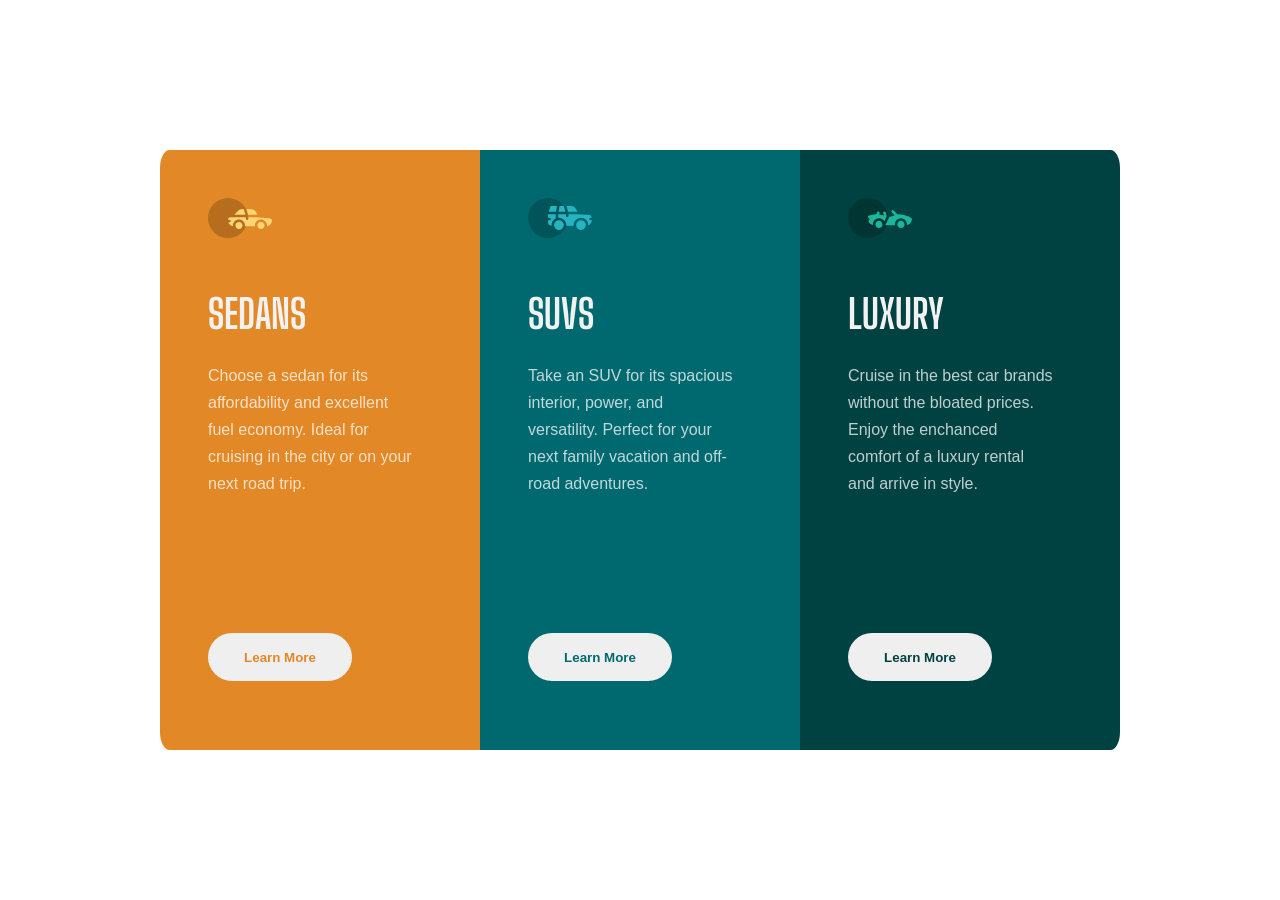
<file: 3-column preview card component/index.html>
<!DOCTYPE html>
<html lang="en">
<head>
  <meta charset="UTF-8">
  <meta name="viewport" content="width=device-width, initial-scale=1.0"> <!-- displays site properly based on user's device -->
  <link rel="icon" type="image/png" sizes="32x32" href="./images/favicon-32x32.png">
  <title>Frontend Mentor | 3-column preview card component</title>
  <link rel="stylesheet" href="style.css">

  <!-- Feel free to remove these styles or customise in your own stylesheet 👍 -->
  <style>
    .attribution { font-size: 11px; text-align: center; }
    .attribution a { color: hsl(228, 45%, 44%); }
  </style>
</head>
<body>
  <main>
    <section class="sedans">
      <span class="icon-sedans">
        <img src="images/icon-sedans.svg" alt="">
      </span>
      <h1>sedans</h1>
      <p>Choose a sedan for its affordability and excellent fuel economy. Ideal for cruising in the city or on your next road trip.</p>
      <button>
        learn more
      </button>
    </section>
    <section class="suvs">
      <span class="icon-suvs">
        <img src="images/icon-suvs.svg" alt="">
      </span>
      <h1>suvs</h1>
      <p>Take an SUV for its spacious interior, power, and versatility. Perfect for your next family vacation and off-road adventures.</p>
      <button>
        learn more
      </button>
    </section>
    <section class="luxury">
      <span class="icon-luxury">
        <img src="images/icon-luxury.svg" alt="">
      </span>
      <h1>luxury</h1>
      <p>Cruise in the best car brands without the bloated prices. Enjoy the enchanced comfort of a luxury rental and arrive in style.</p>
      <button>
        learn more
      </button>
    </section>
  </main>
</body>
</html>
</file>
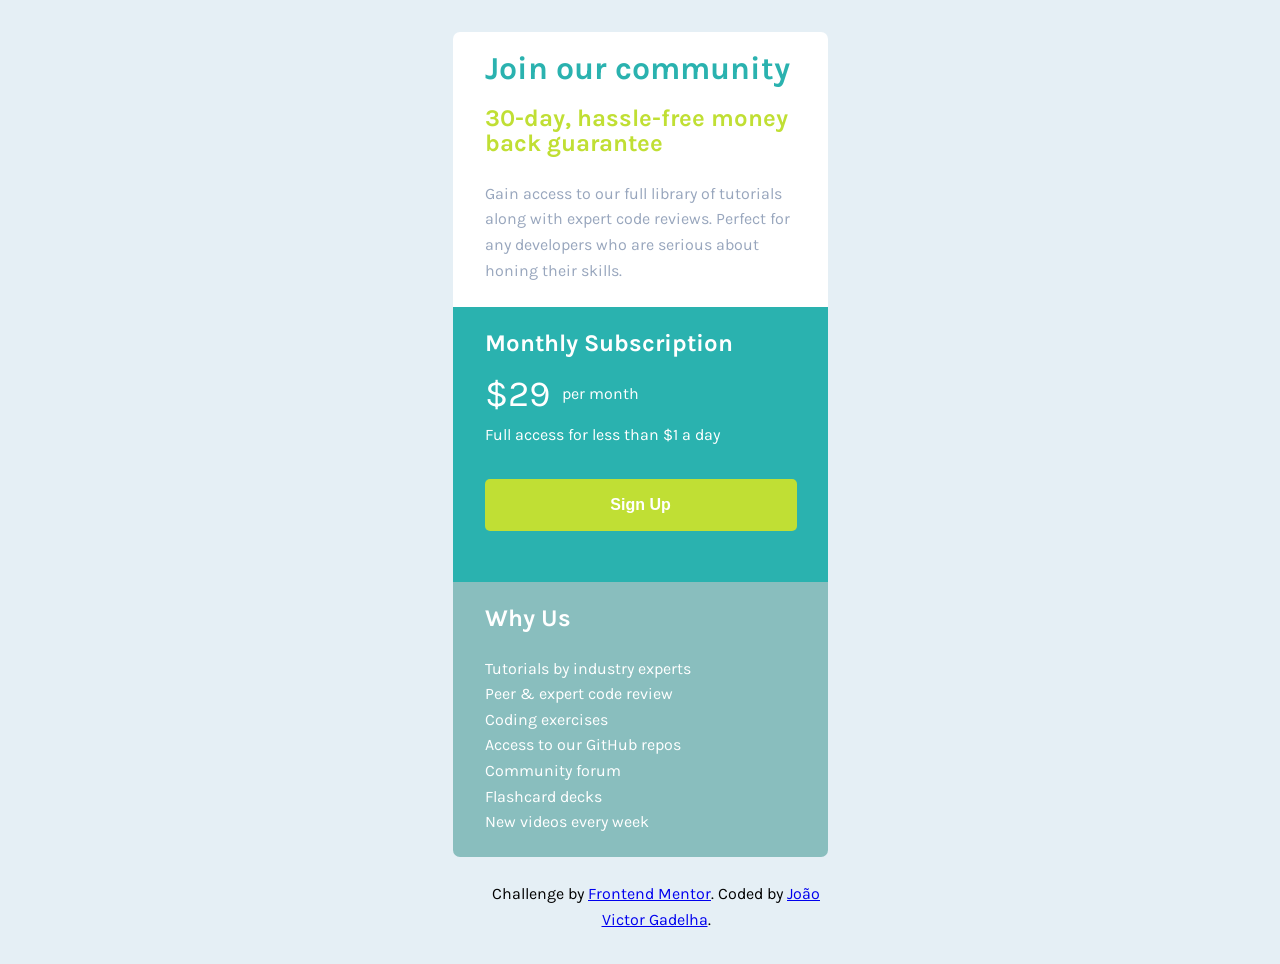
<file: single-price-grid-component-master/index.html>
<!DOCTYPE html>
<html lang="en">
<head>
  <meta charset="UTF-8">
  <meta name="viewport" content="width=device-width, initial-scale=1.0"> <!-- displays site properly based on user's device -->

  <link rel="icon" type="image/png" sizes="32x32" href="./images/favicon-32x32.png">
  
  <title>Frontend Mentor | Single Price Grid Component</title>
  <link rel="stylesheet" href="style.css">
</head>
<body>
    <main class="container">
        <div class="card1">
          <h1>Join our community</h1>
          <h2 class="first-card">30-day, hassle-free money back guarantee</h2>
          <p class="main-p">Gain access to our full library of tutorials along with expert code reviews.
            Perfect for any developers who are serious about honing their skills.
          </p>
        </div>
          <div class="double-card">
            <div class="card2">
              <h2 class="second-card">Monthly Subscription</h2>
                <div class="price">
                  <span class="price-span">&dollar;29</span>
                  <p class="price-p">per month</p>
                </div>
              <p class="secondary-p">Full access for less than &dollar;1 a day</p>
              <button class="sign-up">Sign Up</button>
            </div>
            <div class="card3">
              <h2 class="third-card"> Why Us</h2>
              <ul>
                <li>Tutorials by industry experts</li>
                <li>Peer &amp; expert code review</li>
                <li>Coding exercises</li>
                <li>Access to our GitHub repos</li>
                <li>Community forum</li>
                <li>Flashcard decks</li>
                <li>New videos every week</li>
              </ul>
                </div>
          </div>
          <footer>
            <p class="attribution">
              Challenge by <a href="https://www.frontendmentor.io?ref=challenge" target="_blank">Frontend Mentor</a>.
              Coded by <a href="#">João Victor Gadelha</a>.
            </p>
          </footer>
  </div>
</body>
</html>
</file>
<file: 3-column preview card component/style.css>
@charset "UTF-8";

@import url('https://fonts.googleapis.com/css2?family=Bebas+Neue&display=swap');
@import url('https://fonts.googleapis.com/css2?family=Bebas+Neue&family=Big+Shoulders+Display:wght@700&display=swap');

*{
    margin: 0;
    padding: 0;
    box-sizing: border-box;
}

:root{
    --color-card00: hsl(31, 77%, 52%);
    --color-card01: hsl(184, 100%, 22%);
    --color-card02: hsl(179, 100%, 13%);
    --color-letters: hsla(0, 0%, 100%, 0.75); /*Transparent white - paragraphs*/
    --color-headings: hsl(0, 0%, 95%); /*Very light gray - background, headings, buttons*/
    --font-head: 'Big Shoulders Display', cursive; /*Weight - 400*/
    --font-paragraph: 'Lexend Deca', sans-serif; /*Weight - 700*/
}

body{
    min-height: 100vh;
    width: 100%;
    display: flex;
    justify-content: center;
    align-items: center;
    
}

main{
    display: flex;
    margin: auto;
}

section{
    height: 600px;
    width: 20rem;

    padding-left: 3rem;
}


img{
    padding: 3rem 0 3rem 0;
}

section h1{
    color: var(--color-headings);

    font-family: var(--font-head);
    font-size: 2.5rem;

    text-transform: uppercase;
    text-align: justify;
}

section p{
    color: var(--color-letters);
    font-family: var(--font-paragraph);
    line-height: 27px;

    padding: 1.5rem 1.5rem 1.5rem 0;
    margin-bottom: 7rem;

    max-width: 230px;
}

button{
    height: 3rem;
    width: 9rem;

    border-radius: 5rem;
    border: none;

    font-family: var(--font-paragraph);
    text-transform: capitalize;
    font-weight: bold;
}


.sedans{
    background-color: var(--color-card00);

    border-top-left-radius: 3%;
    border-bottom-left-radius: 3%;
}

.sedans button{
    color: var(--color-card00);
    text-transform: capitalize;
}

.sedans button:hover{
    cursor: pointer;

    background-color: var(--color-card00);
    color: white;
    border: solid 1px white;

    height: 3rem;
    width: 9rem;

    border-radius: 5rem;
  

    font-family: var(--font-paragraph);
    text-transform: capitalize;
    font-weight: bold;
}

.suvs{
    background-color: var(--color-card01);
}

.suvs button{
    color: var(--color-card01);
}

.suvs button:hover{
    cursor: pointer;

    background-color: var(--color-card01);
    color: white;
    border: solid 1px white;

    height: 3rem;
    width: 9rem;

    border-radius: 5rem;
  

    font-family: var(--font-paragraph);
    text-transform: capitalize;
    font-weight: bold;
}

.luxury{
    background-color: var(--color-card02);

    border-top-right-radius: 3%;
    border-bottom-right-radius: 3%;
}

.luxury button{
    color: var(--color-card02);
}

.luxury button:hover{
    cursor: pointer;

    background-color: var(--color-card02);
    color: white;
    border: solid 1px white;

    height: 3rem;
    width: 9rem;

    border-radius: 5rem;
  

    font-family: var(--font-paragraph);
    text-transform: capitalize;
    font-weight: bold;
}

@media screen and (max-width: 840px){
    main{
        flex-direction: column;
        padding: 3rem;
    }
    .sedans{
        border-radius: 2% 2% 0 0;
    }

    .luxury{
        border-radius: 0 0 2% 2%;
    }
}
</file>
<file: single-price-grid-component-master/style.css>
@import url('https://fonts.googleapis.com/css2?family=Inter:wght@300;400;500;600;700;800&family=Karla:wght@400;700&display=swap');

*{
    margin: 0;
    padding: 0;
    box-sizing: border-box;
}

body{
    position: absolute;
    width: 100%;
    min-height: 100vh;
    display: flex;
    flex-direction: column;
    justify-content: center;
    align-items: center;
    background-color: hsl(204, 43%, 93%); 
    font-family: 'Karla', sans-serif;
    line-height: 1.6rem;
    
}

main.container{
    display: flex;    
    flex-direction: column;
    justify-content: center;
    padding: 2rem;
    margin: 0 auto;
}

div{
    width: 375px;
    height: 275px;
}

div.card1{
    background-color: white;
    border-top-left-radius: 7px;
    border-top-right-radius: 7px; 
}

h2.first-card{
    color: hsl(71, 73%, 54%);
}

p.main-p{
    color: hsl(218, 22%, 67%);
    font-weight: 400;
    max-width: 22rem;
}

.double-card{
    height:100%;
}

div.card2{
    background-color: hsl(179, 62%, 43%);
    color: white; 
}

div.price{
    display: flex;
    height: 15%;
}

span.price-span{
    margin: 1.5rem 0 0 2rem;
    font-size: 2.3rem;
}

p.price-p{
    font-size: 1rem;
    margin-left: -1.2rem;
}

div.card3{
    background-color: hsl(180, 29%, 64%);
    color: white;
    border-bottom-right-radius: 7px;   
    border-bottom-left-radius: 7px;  
}

h1, 
h2, 
p, 
ul{
    padding: 1.5rem 0 0 2rem;
}

h1{
    color: hsl(179, 62%, 43%);
}

button.sign-up{
    font-size: 1rem;
    font-weight: bold;
    width: 19.5rem;
    height: 3.2rem;
    margin: 2rem 0 0 2rem;
    border-radius: 5px;
    border: none;
    background-color: hsl(71, 73%, 54%);
    color: white;
    cursor: pointer;
}

li{
    list-style: none;
}

footer{
    text-align: center;
    width: 375px;
}

@media only screen and (min-width: 1440px) {
    div.card1{
        height: 200px;
        width: 100%;
    }
    .double-card{
        display: flex;
        width: 100%;
    }

    div.card2{
       border-bottom-left-radius: 7px;
    }

    div.card3{
        border-bottom-left-radius: 0px;
     }
     
    p.main-p{
        max-width:35rem;
    }

    footer{
        text-align: center;
        width: 750px;
    }
}
</file>
